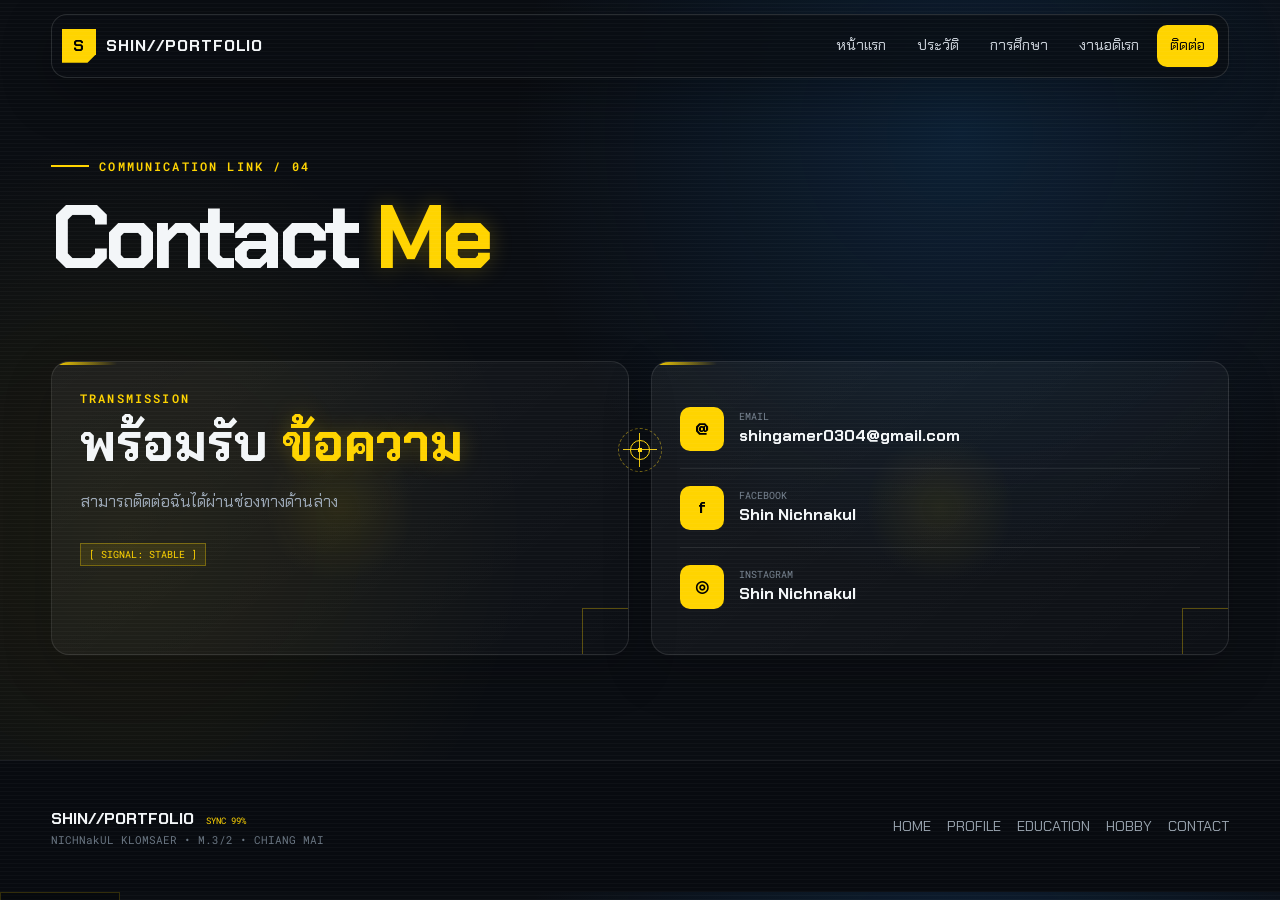
<file: contact.html>
<!DOCTYPE html>
<html lang="th">
<head>
<meta charset="UTF-8">
<meta name="viewport" content="width=device-width, initial-scale=1.0">
<meta name="description" content="Nichnakul Klomsae - Modern Student Portfolio">
<title>Contact | SHIN//PORTFOLIO</title>
<link rel="stylesheet" href="style.css">
</head>
<body>
<nav class="nav">
<div class="nav-inner">
<a class="logo" href="index.html"><span class="logo-mark">S</span><span>SHIN//PORTFOLIO</span></a>
<div class="nav-links">
<a class="" href="index.html">หน้าแรก</a>
<a class="" href="profile.html">ประวัติ</a>
<a class="" href="education.html">การศึกษา</a>
<a class="" href="hobby.html">งานอดิเรก</a>
<a class="active" href="contact.html">ติดต่อ</a>
</div></div></nav>
<main><section class="page-hero"><div class="container"><div class="kicker eyebrow">COMMUNICATION LINK / 04</div><h1 class="decrypt">Contact <span class="glow">Me</span></h1></div></section>
<section class="section" style="padding-top:20px"><div class="container grid contact-grid">
<div class="panel tilt-panel"><div class="eyebrow">TRANSMISSION</div><h2 style="margin:10px 0 18px">พร้อมรับ <span class="glow">ข้อความ</span></h2><p style="color:var(--muted);margin-bottom:25px">สามารถติดต่อฉันได้ผ่านช่องทางด้านล่าง</p>
<div class="badge">[ SIGNAL: STABLE ]</div></div>
<div class="panel tilt-panel">
<a class="contact-item" href="mailto:shingamer0304@gmail.com"><div class="contact-icon">@</div><div><small>EMAIL</small><b>shingamer0304@gmail.com</b></div></a>
<a class="contact-item" href="https://www.facebook.com/" target="_blank" rel="noopener"><div class="contact-icon">f</div><div><small>FACEBOOK</small><b>Shin Nichnakul</b></div></a>
<a class="contact-item" href="https://www.instagram.com/" target="_blank" rel="noopener"><div class="contact-icon">◎</div><div><small>INSTAGRAM</small><b>Shin Nichnakul</b></div></a>
</div></div></section></main><footer class="footer"><div class="container footer-grid">
<div><strong>SHIN//PORTFOLIO</strong> <span class="telemetry">SYNC 99%</span><p>NICHNakUL KLOMSAER • M.3/2 • CHIANG MAI</p></div>
<div class="footer-links"><a href="index.html">HOME</a><a href="profile.html">PROFILE</a><a href="education.html">EDUCATION</a><a href="hobby.html">HOBBY</a><a href="contact.html">CONTACT</a></div>
</div></footer><script src="script.js"></script></body></html>
</file>
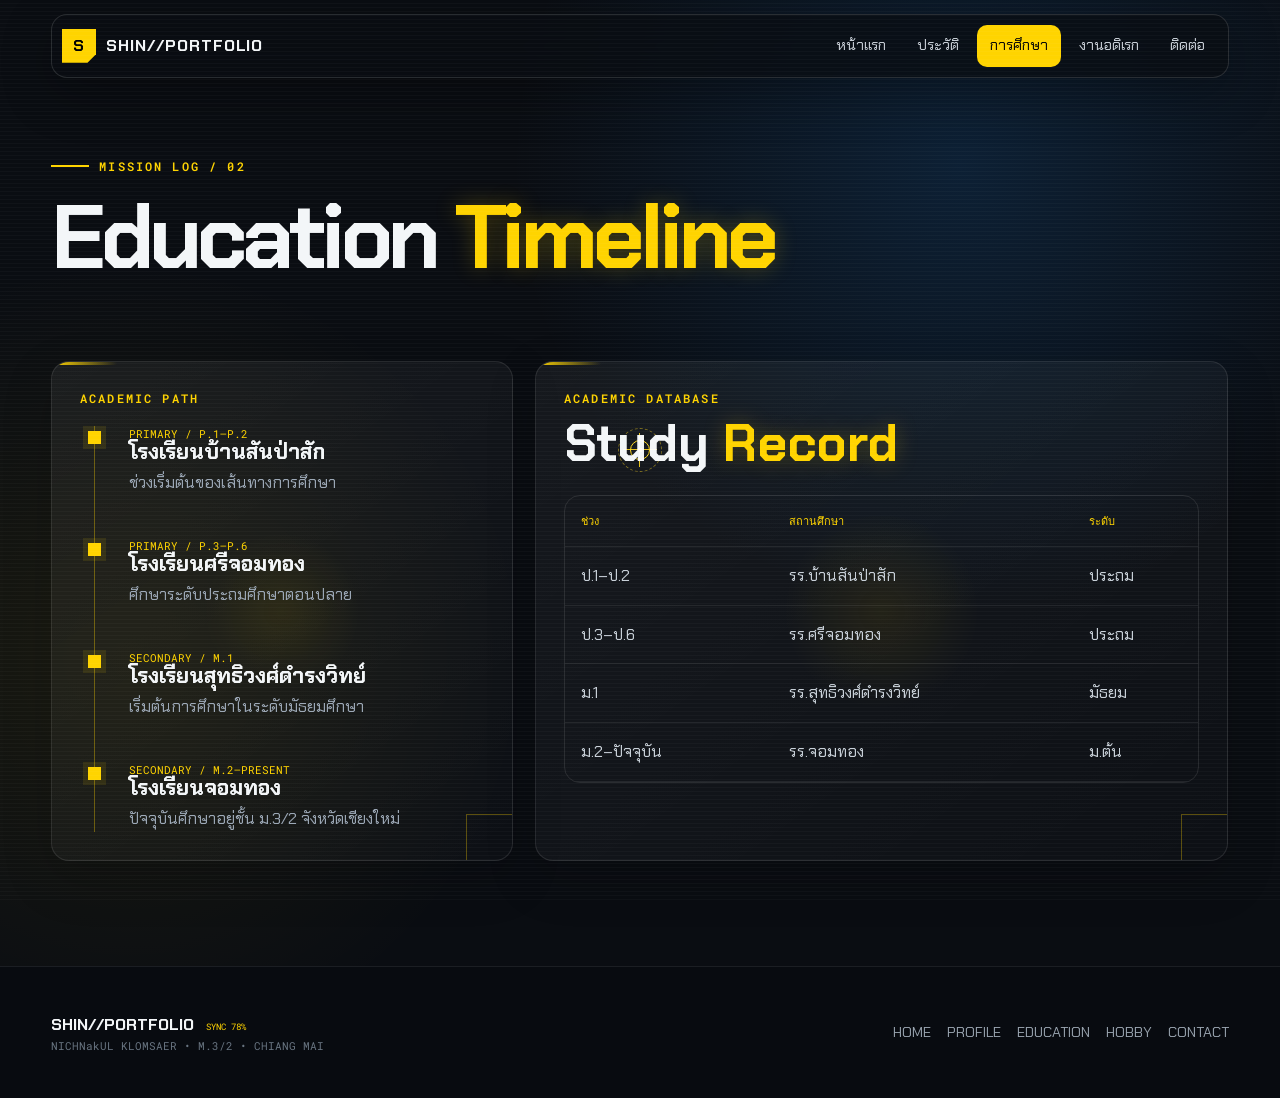
<file: education.html>
<!DOCTYPE html>
<html lang="th">
<head>
<meta charset="UTF-8">
<meta name="viewport" content="width=device-width, initial-scale=1.0">
<meta name="description" content="Nichnakul Klomsae - Modern Student Portfolio">
<title>Education | SHIN//PORTFOLIO</title>
<link rel="stylesheet" href="style.css">
</head>
<body>
<nav class="nav">
<div class="nav-inner">
<a class="logo" href="index.html"><span class="logo-mark">S</span><span>SHIN//PORTFOLIO</span></a>
<div class="nav-links">
<a class="" href="index.html">หน้าแรก</a>
<a class="" href="profile.html">ประวัติ</a>
<a class="active" href="education.html">การศึกษา</a>
<a class="" href="hobby.html">งานอดิเรก</a>
<a class="" href="contact.html">ติดต่อ</a>
</div></div></nav>
<main><section class="page-hero"><div class="container"><div class="kicker eyebrow">MISSION LOG / 02</div><h1 class="decrypt">Education <span class="glow">Timeline</span></h1></div></section>
<section class="section" style="padding-top:20px"><div class="container grid profile-grid">
<div class="panel tilt-panel"><div class="eyebrow">ACADEMIC PATH</div><div class="timeline">
<div class="timeline-item"><div class="year">PRIMARY / P.1–P.2</div><h3>โรงเรียนบ้านสันป่าสัก</h3><p>ช่วงเริ่มต้นของเส้นทางการศึกษา</p></div>
<div class="timeline-item"><div class="year">PRIMARY / P.3–P.6</div><h3>โรงเรียนศรีจอมทอง</h3><p>ศึกษาระดับประถมศึกษาตอนปลาย</p></div>
<div class="timeline-item"><div class="year">SECONDARY / M.1</div><h3>โรงเรียนสุทธิวงศ์ดำรงวิทย์</h3><p>เริ่มต้นการศึกษาในระดับมัธยมศึกษา</p></div>
<div class="timeline-item"><div class="year">SECONDARY / M.2–PRESENT</div><h3>โรงเรียนจอมทอง</h3><p>ปัจจุบันศึกษาอยู่ชั้น ม.3/2 จังหวัดเชียงใหม่</p></div>
</div></div>
<div class="panel tilt-panel"><div class="eyebrow">ACADEMIC DATABASE</div><h2 style="margin:10px 0 24px">Study <span class="glow">Record</span></h2>
<div class="table-wrap"><table><thead><tr><th>ช่วง</th><th>สถานศึกษา</th><th>ระดับ</th></tr></thead><tbody>
<tr><td>ป.1–ป.2</td><td>รร.บ้านสันป่าสัก</td><td>ประถม</td></tr><tr><td>ป.3–ป.6</td><td>รร.ศรีจอมทอง</td><td>ประถม</td></tr><tr><td>ม.1</td><td>รร.สุทธิวงศ์ดำรงวิทย์</td><td>มัธยม</td></tr><tr><td>ม.2–ปัจจุบัน</td><td>รร.จอมทอง</td><td>ม.ต้น</td></tr>
</tbody></table></div>
</div></div></section></main><footer class="footer"><div class="container footer-grid">
<div><strong>SHIN//PORTFOLIO</strong> <span class="telemetry">SYNC 99%</span><p>NICHNakUL KLOMSAER • M.3/2 • CHIANG MAI</p></div>
<div class="footer-links"><a href="index.html">HOME</a><a href="profile.html">PROFILE</a><a href="education.html">EDUCATION</a><a href="hobby.html">HOBBY</a><a href="contact.html">CONTACT</a></div>
</div></footer><script src="script.js"></script></body></html>
</file>
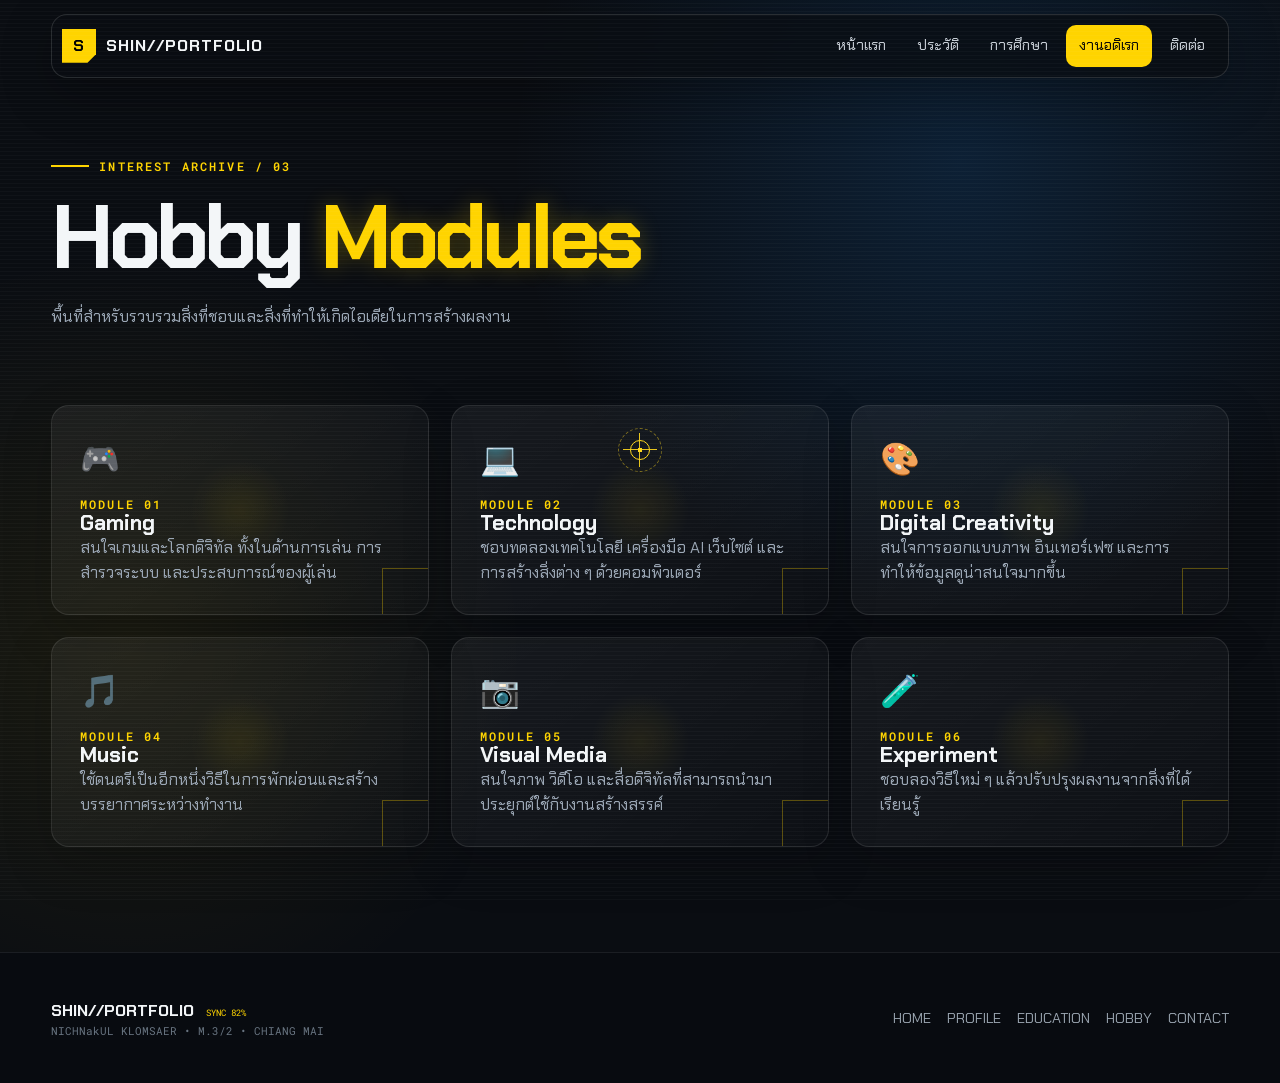
<file: hobby.html>
<!DOCTYPE html>
<html lang="th">
<head>
<meta charset="UTF-8">
<meta name="viewport" content="width=device-width, initial-scale=1.0">
<meta name="description" content="Nichnakul Klomsae - Modern Student Portfolio">
<title>Hobby | SHIN//PORTFOLIO</title>
<link rel="stylesheet" href="style.css">
</head>
<body>
<nav class="nav">
<div class="nav-inner">
<a class="logo" href="index.html"><span class="logo-mark">S</span><span>SHIN//PORTFOLIO</span></a>
<div class="nav-links">
<a class="" href="index.html">หน้าแรก</a>
<a class="" href="profile.html">ประวัติ</a>
<a class="" href="education.html">การศึกษา</a>
<a class="active" href="hobby.html">งานอดิเรก</a>
<a class="" href="contact.html">ติดต่อ</a>
</div></div></nav>
<main><section class="page-hero"><div class="container"><div class="kicker eyebrow">INTEREST ARCHIVE / 03</div><h1 class="decrypt">Hobby <span class="glow">Modules</span></h1><p style="max-width:650px;color:var(--muted);margin-top:18px">พื้นที่สำหรับรวบรวมสิ่งที่ชอบและสิ่งที่ทำให้เกิดไอเดียในการสร้างผลงาน</p></div></section>
<section class="section" style="padding-top:20px"><div class="container grid hobby-grid">
<div class="panel hobby scan-card magnetic"><div class="icon">🎮</div><div><div class="eyebrow">MODULE 01</div><h3>Gaming</h3><p>สนใจเกมและโลกดิจิทัล ทั้งในด้านการเล่น การสำรวจระบบ และประสบการณ์ของผู้เล่น</p></div></div>
<div class="panel hobby scan-card magnetic"><div class="icon">💻</div><div><div class="eyebrow">MODULE 02</div><h3>Technology</h3><p>ชอบทดลองเทคโนโลยี เครื่องมือ AI เว็บไซต์ และการสร้างสิ่งต่าง ๆ ด้วยคอมพิวเตอร์</p></div></div>
<div class="panel hobby scan-card magnetic"><div class="icon">🎨</div><div><div class="eyebrow">MODULE 03</div><h3>Digital Creativity</h3><p>สนใจการออกแบบภาพ อินเทอร์เฟซ และการทำให้ข้อมูลดูน่าสนใจมากขึ้น</p></div></div>
<div class="panel hobby scan-card magnetic"><div class="icon">🎵</div><div><div class="eyebrow">MODULE 04</div><h3>Music</h3><p>ใช้ดนตรีเป็นอีกหนึ่งวิธีในการพักผ่อนและสร้างบรรยากาศระหว่างทำงาน</p></div></div>
<div class="panel hobby scan-card magnetic"><div class="icon">📷</div><div><div class="eyebrow">MODULE 05</div><h3>Visual Media</h3><p>สนใจภาพ วิดีโอ และสื่อดิจิทัลที่สามารถนำมาประยุกต์ใช้กับงานสร้างสรรค์</p></div></div>
<div class="panel hobby scan-card magnetic"><div class="icon">🧪</div><div><div class="eyebrow">MODULE 06</div><h3>Experiment</h3><p>ชอบลองวิธีใหม่ ๆ แล้วปรับปรุงผลงานจากสิ่งที่ได้เรียนรู้</p></div></div>
</div></section></main><footer class="footer"><div class="container footer-grid">
<div><strong>SHIN//PORTFOLIO</strong> <span class="telemetry">SYNC 99%</span><p>NICHNakUL KLOMSAER • M.3/2 • CHIANG MAI</p></div>
<div class="footer-links"><a href="index.html">HOME</a><a href="profile.html">PROFILE</a><a href="education.html">EDUCATION</a><a href="hobby.html">HOBBY</a><a href="contact.html">CONTACT</a></div>
</div></footer><script src="script.js"></script></body></html>
</file>
<file: style.css>
@import url('https://fonts.googleapis.com/css2?family=Chakra+Petch:wght@300;400;500;600;700&family=Roboto+Mono:wght@400;500;600&display=swap');

:root{
  --yellow:#ffd400;
  --yellow2:#ffea70;
  --blue:#1976d2;
  --cyan:#42a5f5;
  --ink:#0a0d12;
  --slate:#151b23;
  --panel:#111720;
  --panel2:#1b232e;
  --line:rgba(255,212,0,.32);
  --text:#f3f6f8;
  --muted:#9ba7b5;
  --white:#fff;
  --danger:#ff5d5d;
  --radius:18px;
}
*{box-sizing:border-box;margin:0;padding:0}
html{scroll-behavior:smooth}
body{
  font-family:'Chakra Petch',sans-serif;
  background:
    radial-gradient(circle at 75% 15%,rgba(25,118,210,.18),transparent 28rem),
    radial-gradient(circle at 10% 60%,rgba(255,212,0,.07),transparent 25rem),
    var(--ink);
  color:var(--text);line-height:1.6;overflow-x:hidden;
}
body:before{
  content:"";position:fixed;inset:0;pointer-events:none;z-index:99;opacity:.055;
  background:repeating-linear-gradient(to bottom,transparent 0,transparent 3px,#fff 4px);
}
a{color:inherit;text-decoration:none}
img{max-width:100%;display:block}
.container{width:min(1180px,92%);margin:auto}
.mono{font-family:'Roboto Mono',monospace}
.eyebrow{font:600 12px 'Roboto Mono',monospace;letter-spacing:.18em;color:var(--yellow);text-transform:uppercase}
h1,h2,h3{line-height:1.08}
h1{font-size:clamp(3.2rem,8vw,7rem);letter-spacing:-.055em}
h2{font-size:clamp(2rem,4vw,3.7rem)}
h3{font-size:1.35rem}
.section{padding:105px 0}
.section-head{display:flex;justify-content:space-between;gap:30px;align-items:end;margin-bottom:45px}
.section-head p{max-width:520px;color:var(--muted)}
.grid{display:grid;gap:22px}
.nav{
  position:sticky;top:14px;z-index:50;width:min(1180px,92%);margin:14px auto 0;
  padding:10px;border:1px solid rgba(255,255,255,.13);border-radius:16px;
  background:rgba(10,13,18,.78);backdrop-filter:blur(16px);box-shadow:0 15px 50px rgba(0,0,0,.28);
}
.nav-inner{display:flex;align-items:center;justify-content:space-between;gap:20px}
.logo{font-weight:700;letter-spacing:.06em;display:flex;align-items:center;gap:10px}
.logo-mark{width:34px;height:34px;background:var(--yellow);color:#000;display:grid;place-items:center;clip-path:polygon(0 0,100% 0,100% 75%,75% 100%,0 100%)}
.nav-links{display:flex;gap:5px;flex-wrap:wrap;justify-content:flex-end}
.nav-links a{padding:9px 13px;border-radius:10px;color:#cbd2da;font-size:.92rem;transition:.2s}
.nav-links a:hover,.nav-links a.active{background:var(--yellow);color:#050505}
.hero{min-height:calc(100vh - 75px);display:grid;align-items:center;padding:65px 0 90px;position:relative}
.hero:after{content:"";position:absolute;right:-8%;bottom:8%;width:330px;height:330px;border:1px solid var(--line);transform:rotate(45deg);box-shadow:0 0 90px rgba(255,212,0,.08)}
.hero-grid{display:grid;grid-template-columns:1.1fr .9fr;gap:70px;align-items:center}
.hero-copy .terminal{margin-bottom:20px;color:#84909d;font:12px 'Roboto Mono',monospace}
.hero-copy .terminal span{color:var(--yellow)}
.hero-copy h1{max-width:760px}
.hero-copy h1 em{font-style:normal;color:var(--yellow)}
.hero-copy .lead{font-size:1.15rem;color:#b9c2cc;max-width:650px;margin:24px 0 30px}
.actions{display:flex;flex-wrap:wrap;gap:12px}
.btn{display:inline-flex;align-items:center;gap:10px;padding:13px 18px;border:1px solid rgba(255,255,255,.16);background:#171e27;border-radius:10px;font-weight:600;transition:.25s;position:relative;overflow:hidden}
.btn.primary{background:var(--yellow);color:#070707;border-color:var(--yellow)}
.btn:hover{transform:translateY(-3px);box-shadow:0 12px 30px rgba(0,0,0,.3)}
.btn:after{content:"";position:absolute;top:0;left:-110%;width:55%;height:100%;background:linear-gradient(90deg,transparent,rgba(255,255,255,.4),transparent);transform:skewX(-20deg);transition:.55s}
.btn:hover:after{left:130%}
.operator{position:relative}
.portrait-frame{padding:12px;background:linear-gradient(135deg,var(--yellow),transparent 35%),#161d26;clip-path:polygon(0 0,91% 0,100% 10%,100% 100%,9% 100%,0 91%);box-shadow:25px 25px 0 rgba(255,212,0,.07)}
.portrait-frame img{aspect-ratio:4/5;object-fit:cover;filter:saturate(.85) contrast(1.05);clip-path:inherit}
.operator-tag{position:absolute;left:-24px;bottom:25px;background:var(--yellow);color:#050505;padding:11px 15px;font:700 11px 'Roboto Mono',monospace;box-shadow:12px 12px 0 rgba(0,0,0,.3)}
.corner{position:absolute;width:75px;height:75px;border-color:var(--yellow);border-style:solid}
.c1{top:-18px;right:-18px;border-width:2px 2px 0 0}.c2{bottom:-18px;left:-18px;border-width:0 0 2px 2px}
.marquee{border-block:1px solid rgba(255,255,255,.1);overflow:hidden;padding:12px 0;color:#65717e;font:11px 'Roboto Mono',monospace;white-space:nowrap}
.marquee span{display:inline-block;margin-right:45px}
.panel{
  background:linear-gradient(145deg,rgba(255,255,255,.055),rgba(255,255,255,.015));
  border:1px solid rgba(255,255,255,.1);border-radius:var(--radius);padding:28px;
  position:relative;overflow:hidden;box-shadow:0 18px 50px rgba(0,0,0,.18)
}
.panel:before{content:"";position:absolute;left:0;top:0;width:65px;height:3px;background:var(--yellow)}
.panel:after{content:"";position:absolute;right:0;bottom:0;width:45px;height:45px;border-left:1px solid var(--line);border-top:1px solid var(--line)}
.stat-grid{grid-template-columns:repeat(3,1fr)}
.stat strong{display:block;font-size:2.2rem;color:var(--yellow)}
.stat span{color:var(--muted);font:11px 'Roboto Mono',monospace}
.profile-grid{grid-template-columns:.8fr 1.2fr}
.info-list{display:grid;grid-template-columns:repeat(2,1fr);gap:13px;margin-top:24px}
.info{padding:14px;background:rgba(255,255,255,.035);border:1px solid rgba(255,255,255,.08);border-radius:12px}
.info small{display:block;color:#778390;font:10px 'Roboto Mono',monospace;margin-bottom:4px}
.info b{font-size:1rem}
.timeline{position:relative;margin:20px 0 0 14px;padding-left:34px;border-left:1px solid rgba(255,212,0,.35)}
.timeline-item{position:relative;padding:0 0 42px}
.timeline-item:before{content:"";position:absolute;left:-41px;top:5px;width:13px;height:13px;background:var(--yellow);box-shadow:0 0 0 5px rgba(255,212,0,.1)}
.timeline-item:last-child{padding-bottom:0}
.timeline-item .year{font:11px 'Roboto Mono',monospace;color:var(--yellow)}
.timeline-item p{color:var(--muted);margin-top:6px}
.hobby-grid{grid-template-columns:repeat(3,1fr)}
.hobby{min-height:210px;display:flex;flex-direction:column;justify-content:space-between;transition:.28s}
.hobby:hover{transform:translateY(-8px);border-color:var(--line);box-shadow:0 22px 55px rgba(0,0,0,.3)}
.hobby .icon{font-size:2rem}
.hobby p{color:var(--muted)}
.project-grid{grid-template-columns:repeat(2,1fr)}
.project{min-height:260px}
.project .code{font:10px 'Roboto Mono',monospace;color:#71808e;margin-bottom:45px}
.project h3{margin-bottom:10px}
.project p{color:var(--muted)}
.badge{display:inline-block;padding:4px 8px;background:rgba(255,212,0,.1);border:1px solid var(--line);color:var(--yellow);font:10px 'Roboto Mono',monospace}
.contact-grid{grid-template-columns:1fr 1fr}
.contact-item{display:flex;gap:15px;align-items:center;padding:17px 0;border-bottom:1px solid rgba(255,255,255,.08)}
.contact-item:last-child{border:0}
.contact-icon{width:44px;height:44px;display:grid;place-items:center;background:var(--yellow);color:#000;border-radius:10px;font-weight:700}
.contact-item small{display:block;color:#778390;font:10px 'Roboto Mono',monospace}
.contact-item b{word-break:break-word}
.footer{padding:45px 0;border-top:1px solid rgba(255,255,255,.08);background:#080b10}
.footer-grid{display:flex;justify-content:space-between;gap:25px;align-items:center}
.footer p{color:#687480;font:11px 'Roboto Mono',monospace}
.footer-links{display:flex;gap:16px;font-size:.9rem;color:#9aa5b0}
.page-hero{padding:80px 0 55px}
.page-hero h1{font-size:clamp(2.8rem,7vw,5.7rem)}
.kicker{display:flex;align-items:center;gap:10px;margin-bottom:16px}
.kicker:before{content:"";width:38px;height:2px;background:var(--yellow)}
.table-wrap{overflow-x:auto;border:1px solid rgba(255,255,255,.1);border-radius:16px}
table{width:100%;border-collapse:collapse;min-width:650px}
th,td{text-align:left;padding:16px;border-bottom:1px solid rgba(255,255,255,.08)}
th{color:var(--yellow);font:11px 'Roboto Mono',monospace;text-transform:uppercase}
td{color:#c8d0d8}
.glow{color:var(--yellow);text-shadow:0 0 22px rgba(255,212,0,.25)}
.scan-card:before{content:"";position:absolute;left:0;right:0;top:-10%;height:2px;background:var(--yellow);box-shadow:0 0 16px var(--yellow);opacity:0;transition:.3s}
.scan-card:hover:before{top:110%;opacity:1;transition:top .7s}
.boot{position:fixed;inset:0;background:#05070a;z-index:200;display:flex;align-items:center;justify-content:center;animation:bootOut .8s 1.6s forwards;pointer-events:none}
.boot-box{width:min(700px,88%);font:12px 'Roboto Mono',monospace;color:#92a0ad}
.boot-line{margin:7px 0;opacity:0;animation:type .15s forwards}
.boot-line:nth-child(1){animation-delay:.1s}.boot-line:nth-child(2){animation-delay:.25s}.boot-line:nth-child(3){animation-delay:.4s}.boot-line:nth-child(4){animation-delay:.55s}.boot-line:nth-child(5){animation-delay:.7s}.boot-line:nth-child(6){animation-delay:.85s}
.boot-line strong{color:var(--yellow)}
@keyframes type{to{opacity:1}}@keyframes bootOut{to{opacity:0;visibility:hidden}}
.reveal{animation:rise .8s both}@keyframes rise{from{opacity:0;transform:translateY(18px)}to{opacity:1;transform:none}}
@media(max-width:850px){
 .hero-grid,.profile-grid,.contact-grid{grid-template-columns:1fr}
 .hero{padding-top:45px}.operator{max-width:520px;margin:auto}
 .hobby-grid{grid-template-columns:repeat(2,1fr)}.project-grid{grid-template-columns:1fr}
 .section{padding:75px 0}.section-head{display:block}.section-head p{margin-top:12px}
}
@media(max-width:600px){
 .nav{top:7px}.nav-inner{align-items:flex-start}.nav-links{gap:2px}.nav-links a{font-size:.75rem;padding:7px 8px}
 .logo span{display:none}.hero-grid{gap:42px}.hero-copy .lead{font-size:1rem}
 .stat-grid,.hobby-grid{grid-template-columns:1fr}.info-list{grid-template-columns:1fr}
 .panel{padding:22px}.footer-grid{display:block}.footer-links{margin-top:15px;flex-wrap:wrap}
 h1{font-size:3.25rem}
}
@media(prefers-reduced-motion:reduce){*,*:before,*:after{animation-duration:.01ms!important;transition:none!important;scroll-behavior:auto!important}}

/* ===== ENDFIELD-INSPIRED INTERACTION LAYER ===== */
:root{--rx:0deg;--ry:0deg;--px:50%;--py:50%}
body{cursor:none;transition:opacity .25s,transform .25s}
body.page-leave{opacity:0;transform:scale(.985);filter:blur(3px)}
a,button{cursor:none}
.tactical-cursor{position:fixed;z-index:9999;left:0;top:0;width:34px;height:34px;margin:-17px;pointer-events:none;mix-blend-mode:screen;transition:width .18s,height .18s,margin .18s}
.tactical-cursor:before,.tactical-cursor:after{content:"";position:absolute;background:var(--yellow);opacity:.9}
.tactical-cursor:before{width:34px;height:1px;top:16px;left:0}.tactical-cursor:after{height:34px;width:1px;left:16px;top:0}
.tactical-cursor i{position:absolute;inset:7px;border:1px solid var(--yellow);border-radius:50%;animation:cursorSpin 2s linear infinite}
.tactical-cursor b{position:absolute;inset:-5px;border:1px dashed rgba(255,212,0,.45);border-radius:50%;animation:cursorSpin 4s linear reverse infinite}
.tactical-cursor span{position:absolute;width:4px;height:4px;background:var(--yellow);left:15px;top:15px}
.tactical-cursor.target{width:58px;height:58px;margin:-29px;}.tactical-cursor.target i{inset:12px;border-width:2px}.tactical-cursor.target:before{width:58px}.tactical-cursor.target:after{height:58px}
@keyframes cursorSpin{to{transform:rotate(360deg)}}
.pointer-hud{position:fixed;z-index:9997;pointer-events:none;padding:5px 7px;border:1px solid rgba(255,212,0,.25);background:rgba(5,7,10,.75);font:8px 'Roboto Mono',monospace;color:#83909e;white-space:nowrap;opacity:.7}
.pointer-hud span{margin-right:7px}.pointer-hud em{color:var(--yellow);font-style:normal}
.scroll-progress{position:fixed;z-index:9998;top:0;left:0;height:2px;width:0;background:var(--yellow);box-shadow:0 0 12px var(--yellow)}
.click-pulse{position:fixed;z-index:9998;width:10px;height:10px;margin:-5px;border:1px solid var(--yellow);border-radius:50%;pointer-events:none;animation:clickBurst .6s ease-out forwards}
.click-pulse:before,.click-pulse:after{content:"";position:absolute;inset:-18px;border:1px solid rgba(255,212,0,.4);border-radius:50%}
.click-pulse:after{inset:-34px;border-style:dashed}
@keyframes clickBurst{to{transform:scale(7);opacity:0}}
.panel,.operator,.hero-copy,.nav{transform:perspective(900px) rotateX(var(--rx)) rotateY(var(--ry));transition:transform .18s ease,box-shadow .3s,border-color .3s}
.panel:before{background:linear-gradient(90deg,var(--yellow),transparent);animation:barPulse 2.5s ease-in-out infinite}
.panel:after{animation:cornerPulse 2s ease-in-out infinite alternate}
@keyframes barPulse{50%{width:95%;opacity:.5}to{width:40%}}@keyframes cornerPulse{to{opacity:.25;transform:translate(-4px,-4px)}}
.panel:global{}
.panel:before{content:"";position:absolute;left:0;top:0}
.panel{background-image:radial-gradient(circle at var(--px) var(--py),rgba(255,212,0,.075),transparent 23%),linear-gradient(145deg,rgba(255,255,255,.055),rgba(255,255,255,.015))}
.panel.in-view{animation:panelIn .7s both}
@keyframes panelIn{from{opacity:0;transform:translateY(25px) perspective(900px) rotateX(3deg)}to{opacity:1;transform:perspective(900px) rotateX(0) rotateY(0)}}
.hero-copy.in-view{animation:heroIn .9s both}
.operator.in-view{animation:operatorIn 1s both}
@keyframes heroIn{from{opacity:0;transform:translateX(-30px)}to{opacity:1;transform:none}}
@keyframes operatorIn{from{opacity:0;transform:translateX(30px) scale(.96)}to{opacity:1;transform:none}}
.portrait-frame{animation:frameFloat 5s ease-in-out infinite;position:relative}
.portrait-frame:after{content:"";position:absolute;left:0;right:0;height:2px;top:0;background:var(--yellow);box-shadow:0 0 18px var(--yellow);animation:portraitScan 3.2s linear infinite}
@keyframes portraitScan{0%{top:0;opacity:0}8%{opacity:1}92%{opacity:1}100%{top:100%;opacity:0}}
@keyframes frameFloat{0%,100%{transform:translateY(0) rotate(0)}50%{transform:translateY(-7px) rotate(.4deg)}}
.hero:before{content:"";position:absolute;inset:0;pointer-events:none;opacity:.16;background-image:linear-gradient(rgba(255,255,255,.04) 1px,transparent 1px),linear-gradient(90deg,rgba(255,255,255,.04) 1px,transparent 1px);background-size:48px 48px;mask-image:linear-gradient(to bottom,black,transparent 85%);animation:gridDrift 12s linear infinite}
@keyframes gridDrift{to{background-position:48px 48px}}
.marquee span{animation:telemetryShift 2.8s ease-in-out infinite alternate}
@keyframes telemetryShift{to{opacity:.35;transform:translateX(12px)}}
.badge{animation:badgeBlink 2.2s steps(2,end) infinite}
@keyframes badgeBlink{50%{filter:brightness(1.5);box-shadow:0 0 18px rgba(255,212,0,.12)}}
.timeline-item{opacity:0;transform:translateX(-16px);transition:.7s}
.timeline-item.in-view{opacity:1;transform:none}
.timeline-item:nth-child(2){transition-delay:.12s}.timeline-item:nth-child(3){transition-delay:.24s}.timeline-item:nth-child(4){transition-delay:.36s}
.footer .telemetry{color:var(--yellow);font:9px 'Roboto Mono',monospace;margin-left:8px}
.command-hint{position:fixed;z-index:9996;right:18px;bottom:18px;padding:10px 12px;background:rgba(8,11,16,.9);border:1px solid rgba(255,212,0,.25);font:8px 'Roboto Mono',monospace;color:#7e8994;opacity:0;transform:translateY(10px);transition:.2s;pointer-events:none}
.command-hint.show{opacity:1;transform:none}
.command-hint kbd{color:var(--yellow)}
@media(max-width:850px){.pointer-hud{display:none}.tactical-cursor{display:none}body,a,button{cursor:auto}}
@media(prefers-reduced-motion:reduce){
 .tactical-cursor,.pointer-hud,.click-pulse{display:none}
 body{cursor:auto}.portrait-frame,.badge,.marquee span{animation:none}
}
</file>
